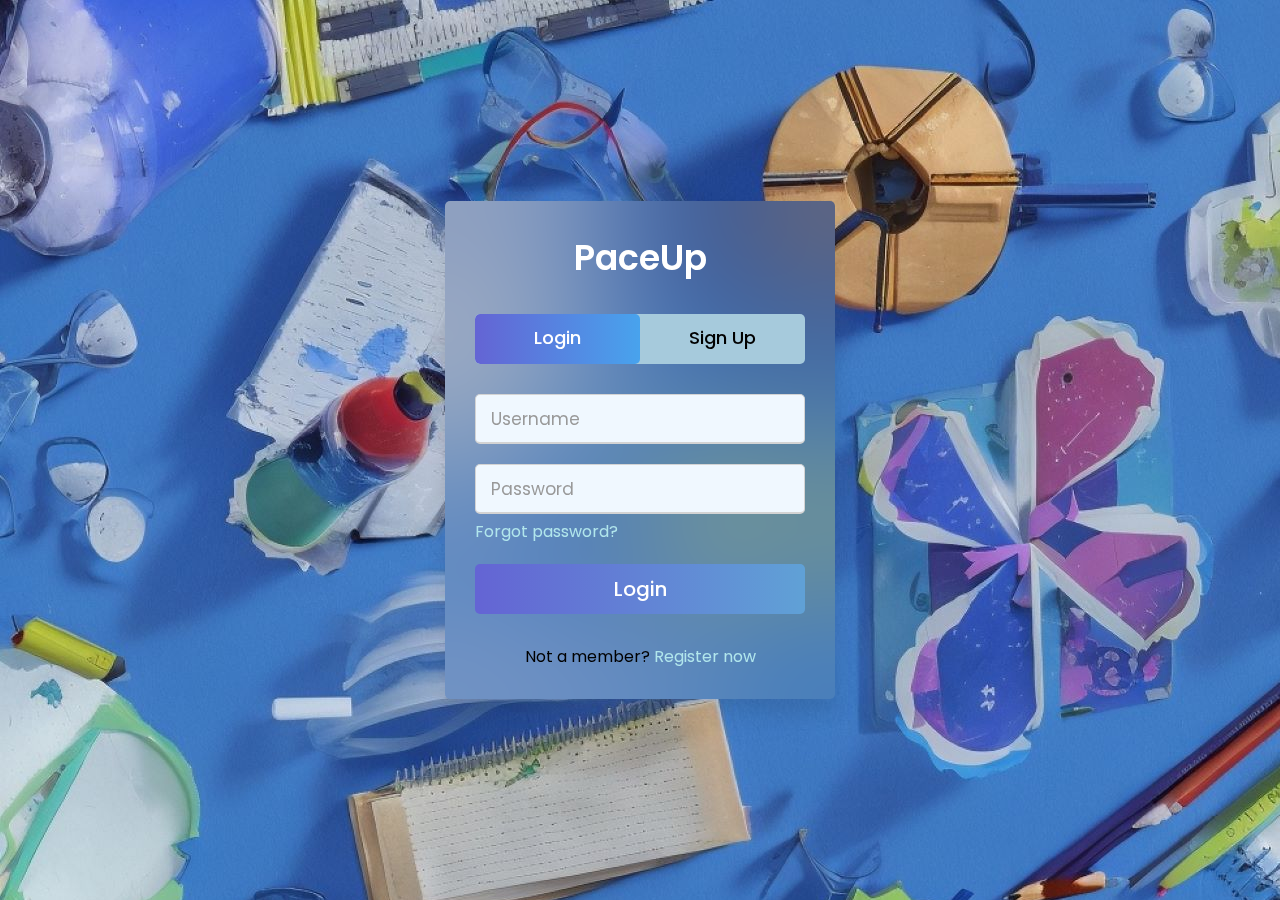
<file: login_page/index.html>
<!DOCTYPE html>
<html lang="en" dir="ltr">
   <head>
      <meta charset="utf-8">
      <title>PaceUp</title>
      <link rel="stylesheet" href="style.css">
      <meta name="viewport" content="width=device-width, initial-scale=1.0">
   </head>
   <body>
      <div class="wrapper">
         <div class="title-text">
            <div class="title login">
               PaceUp
            </div>
            <div class="title signup">
               PaceUp
            </div>
         </div>
         <div class="form-container">
            <div class="slide-controls">
               <input type="radio" name="slide" id="login" checked>
               <input type="radio" name="slide" id="signup">
               <label for="login" class="slide login">Login</label>
               <label for="signup" class="slide signup">Sign Up</label>
               <div class="slider-tab"></div>
            </div>
            <div class="form-inner">
               <form action="/dashboard/index.html" class="login">
                  <div class="field">
                     <input type="text" placeholder="Username" required>
                  </div>
                  <div class="field">
                     <input type="password" placeholder="Password" required>
                  </div>
                  <div class="pass-link">
                     <a href="#">Forgot password?</a>
                  </div>
                  <div class="field btn">
                     <div class="btn-layer"></div>
                     <input type="submit" value="Login">
                  </div>
                  <div class="signup-link">
                     Not a member? <a href="">Register now</a>
                  </div>
               </form>
               <form action="/dashboard/index.html" class="signup">
                  <div class="field">
                     <input type="text" placeholder="Username ( with name )" required>
                  </div>                
                  <div class="field">
                     <input type="email" placeholder="Email Address" required>
                  </div>
                  <div class="field">
                     <input type="password" placeholder="Password" required>
                  </div>
                  <div class="field btn">
                     <div class="btn-layer"></div>
                     <input type="submit" value="Sign Up">
                  </div>
               </form>
            </div>
         </div>
      </div>
      <script>
         const loginText = document.querySelector(".title-text .login");
         const loginForm = document.querySelector("form.login");
         const loginBtn = document.querySelector("label.login");
         const signupBtn = document.querySelector("label.signup");
         const signupLink = document.querySelector("form .signup-link a");
         signupBtn.onclick = (()=>{
           loginForm.style.marginLeft = "-50%";
           loginText.style.marginLeft = "-50%";
         });
         loginBtn.onclick = (()=>{
           loginForm.style.marginLeft = "0%";
           loginText.style.marginLeft = "0%";
         });
         signupLink.onclick = (()=>{
           signupBtn.click();
           return false;
         });
      </script>
   </body>
</html>
</file>
<file: login_page/style.css>
@import url('https://fonts.googleapis.com/css?family=Poppins:400,500,600,700&display=swap');
*{
  margin: 0;
  padding: 0;
  box-sizing: border-box;
  font-family: 'Poppins', sans-serif;
}
html,body{
  display: grid;
  height: 100%;
  width: 100%;
  place-items: center;
  background: url(bg.jpg);
}

::selection{
  background: #48a3ed;
  color: #fff;
}
.wrapper{
  overflow: hidden;
  max-width: 390px;
  backdrop-filter: blur(80px);
  padding: 30px;
  border-radius: 5px;
  box-shadow: 0px 15px 20px rgba(0,0,0,0.1);
}
.wrapper .title-text{
  color: #fff;
  display: flex;
  font-weight: bolder;
  width: 200%;
}
.wrapper .title{
  width: 50%;
  font-size: 35px;
  font-weight: 600;
  text-align: center;
  transition: all 0.6s cubic-bezier(0.68,-0.55,0.265,1.55);
}
.wrapper .slide-controls{
  position: relative;
  display: flex;
  height: 50px;
  width: 100%;
  overflow: hidden;
  margin: 30px 0 10px 0;
  justify-content: space-between;
  background-color: rgb(166, 202, 220);
  border-radius: 5px;
}
.slide-controls .slide{
  height: 100%;
  width: 100%;
  color: #fff;
  font-size: 18px;
  font-weight: 500;
  text-align: center;
  line-height: 48px;
  cursor: pointer;
  z-index: 1;
  transition: all 0.6s ease;
}
.slide-controls label.signup{
  color: #000;
}
.slide-controls .slider-tab{
  position: absolute;
  height: 100%;
  width: 50%;
  left: 0;
  z-index: 0;
  border-radius: 5px;
  background: -webkit-linear-gradient(left, #6464d4, #48a3ed);
  transition: all 0.6s cubic-bezier(0.68,-0.55,0.265,1.55);
}
input[type="radio"]{
  display: none;
}
#signup:checked ~ .slider-tab{
  left: 50%;
}
#signup:checked ~ label.signup{
  color: #fff;
  cursor: default;
  user-select: none;
}
#signup:checked ~ label.login{
  color: #000;
}
#login:checked ~ label.signup{
  color: #000;
}
#login:checked ~ label.login{
  cursor: default;
  user-select: none;
}
.wrapper .form-container{
  width: 100%;
  overflow: hidden;
}
.form-container .form-inner{
  display: flex;
  width: 200%;
}
.form-container .form-inner form{
  width: 50%;
  transition: all 0.6s cubic-bezier(0.68,-0.55,0.265,1.55);
}
.form-inner form .field{
  height: 50px;
  width: 100%;
  margin-top: 20px;
}
.form-inner form .field input{
  height: 100%;
  width: 100%;
  outline: none;
  padding-left: 15px;
  border-radius: 5px;
  background-color: aliceblue;
  border: 1px solid lightgrey;
  border-bottom-width: 2px;
  font-size: 17px;
  transition: all 0.3s ease;
}
.form-inner form .field input:focus{
  border-color: #6fdcfa;
  /* box-shadow: inset 0 0 3px #fb6aae; */
}
.form-inner form .field input::placeholder{
  color: #999;
  transition: all 0.3s ease;
}
form .field input:focus::placeholder{
  color: #b3b3b3;
}
.form-inner form .pass-link{
  margin-top: 5px;
}
.form-inner form .signup-link{
  text-align: center;
  margin-top: 30px;
}
.form-inner form .pass-link a,
.form-inner form .signup-link a{
  color: rgb(177, 230, 236);
  text-decoration: none;
}
.form-inner form .pass-link a:hover,
.form-inner form .signup-link a:hover{
  text-decoration: underline;
}
form .btn{
  height: 50px;
  width: 100%;
  border-radius: 5px;
  position: relative;
  overflow: hidden;
}
form .btn .btn-layer{
  height: 100%;
  width: 300%;
  position: absolute;
  left: -100%;
  background: -webkit-linear-gradient(right, #6464d4, #60a1d6, #6464d4,#48a3ed);
  border-radius: 5px;
  transition: all 0.4s ease;;
}
form .btn:hover .btn-layer{
  left: 0;
}
form .btn input[type="submit"]{
  height: 100%;
  width: 100%;
  z-index: 1;
  position: relative;
  background: none;
  border: none;
  color: #fff;
  padding-left: 0;
  border-radius: 5px;
  font-size: 20px;
  font-weight: 500;
  cursor: pointer;
}
</file>
